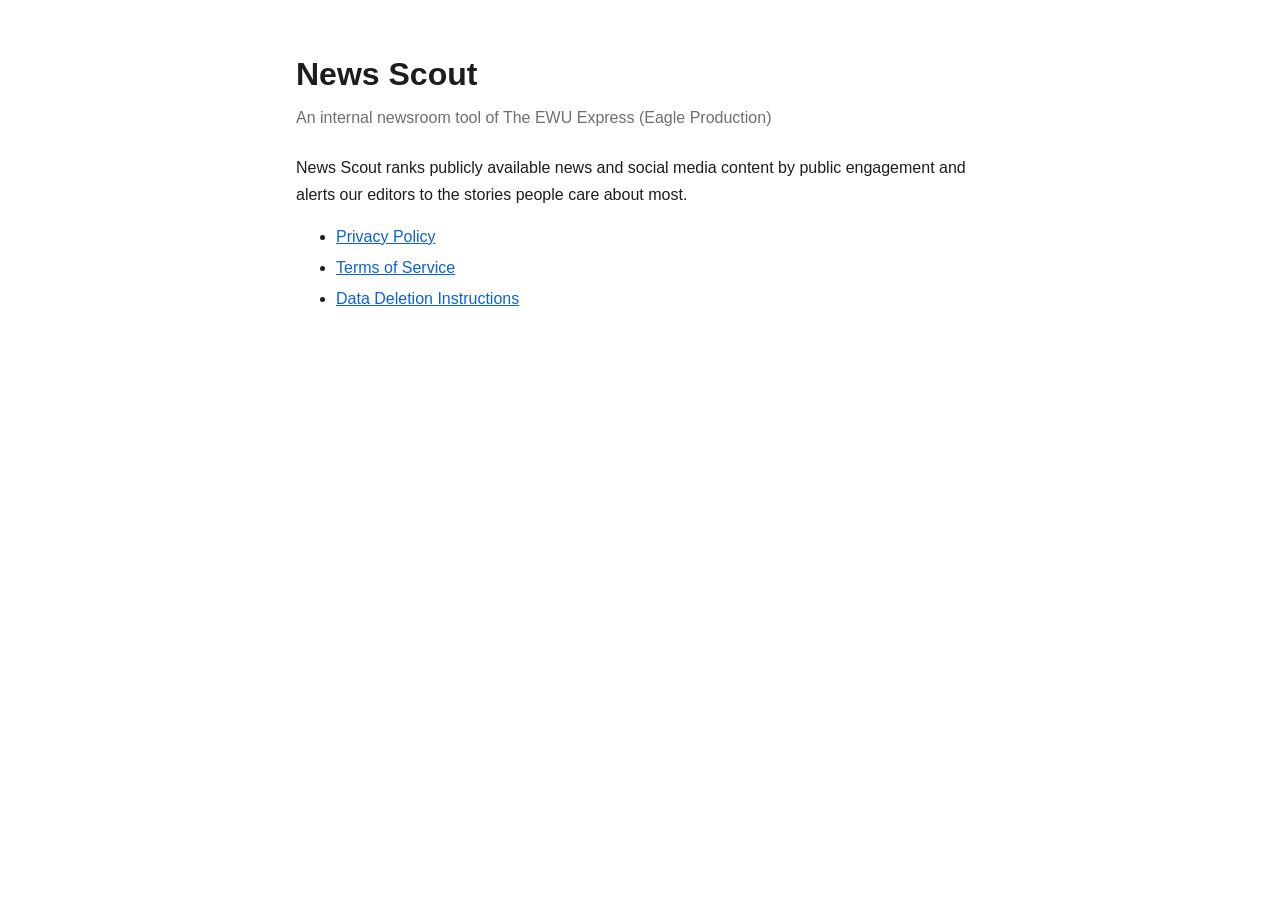
<file: docs/index.html>
<!doctype html>
<html lang="en">
<head>
<meta charset="utf-8">
<meta name="viewport" content="width=device-width, initial-scale=1">
<title>News Scout</title>
<link rel="stylesheet" href="style.css">
</head>
<body>
<main>
<h1>News Scout</h1>
<p class="meta">An internal newsroom tool of The EWU Express (Eagle Production)</p>
<p>News Scout ranks publicly available news and social media content by public engagement
and alerts our editors to the stories people care about most.</p>
<ul>
<li><a href="privacy.html">Privacy Policy</a></li>
<li><a href="terms.html">Terms of Service</a></li>
<li><a href="data-deletion.html">Data Deletion Instructions</a></li>
</ul>
</main>
</body>
</html>
</file>
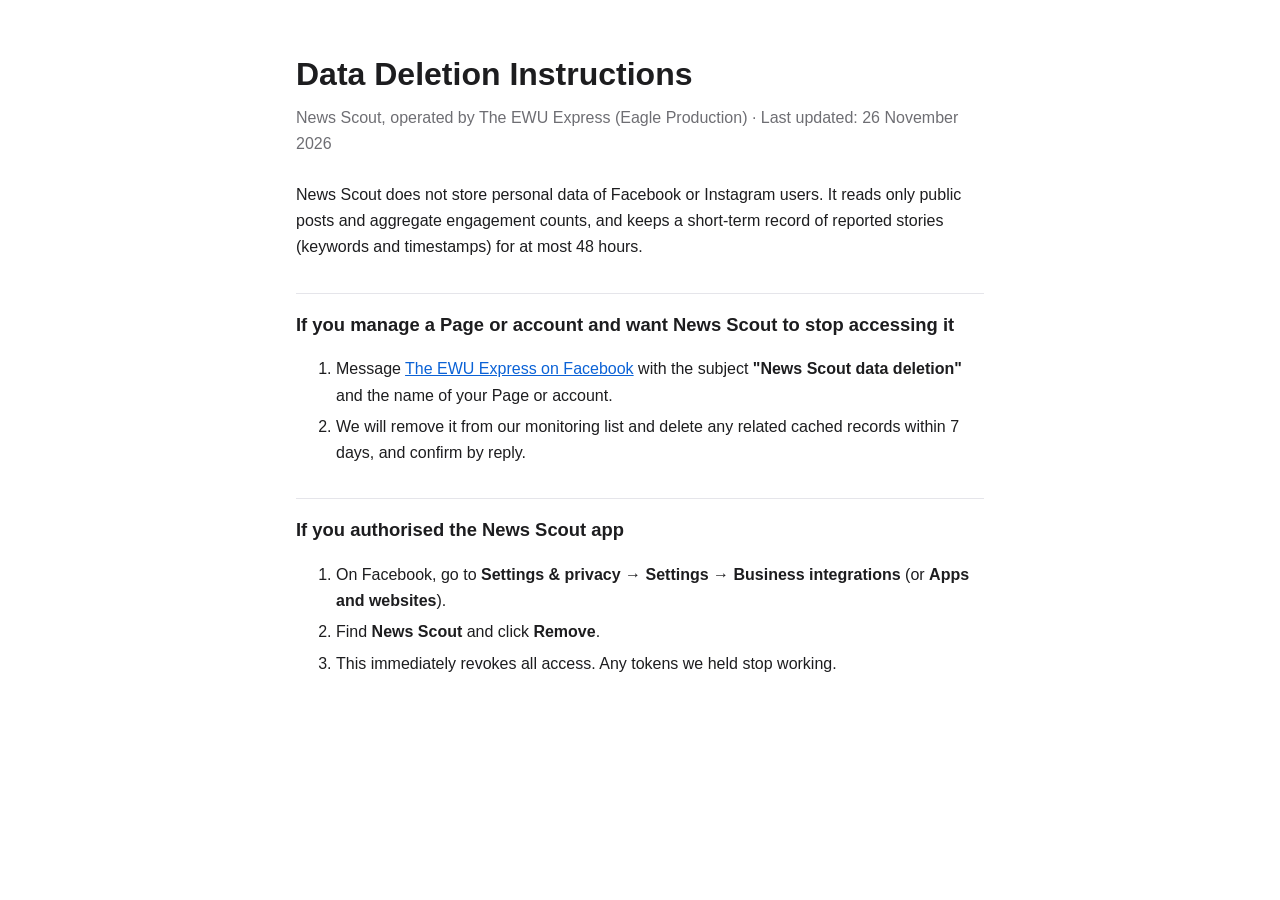
<file: docs/data-deletion.html>
<!doctype html>
<html lang="en">
<head>
<meta charset="utf-8">
<meta name="viewport" content="width=device-width, initial-scale=1">
<title>Data Deletion · News Scout</title>
<link rel="stylesheet" href="style.css">
</head>
<body>
<main>
<h1>Data Deletion Instructions</h1>
<p class="meta">News Scout, operated by The EWU Express (Eagle Production) · Last updated: 26 November 2026</p>

<p>News Scout does not store personal data of Facebook or Instagram users. It reads only
public posts and aggregate engagement counts, and keeps a short-term record of reported
stories (keywords and timestamps) for at most 48 hours.</p>

<h2>If you manage a Page or account and want News Scout to stop accessing it</h2>
<ol>
<li>Message <a href="https://www.facebook.com/562426373629923">The EWU Express on Facebook</a>
with the subject <strong>"News Scout data deletion"</strong> and the name of your Page or account.</li>
<li>We will remove it from our monitoring list and delete any related cached records
within 7 days, and confirm by reply.</li>
</ol>

<h2>If you authorised the News Scout app</h2>
<ol>
<li>On Facebook, go to <strong>Settings &amp; privacy → Settings → Business integrations</strong>
(or <strong>Apps and websites</strong>).</li>
<li>Find <strong>News Scout</strong> and click <strong>Remove</strong>.</li>
<li>This immediately revokes all access. Any tokens we held stop working.</li>
</ol>
</main>
</body>
</html>
</file>
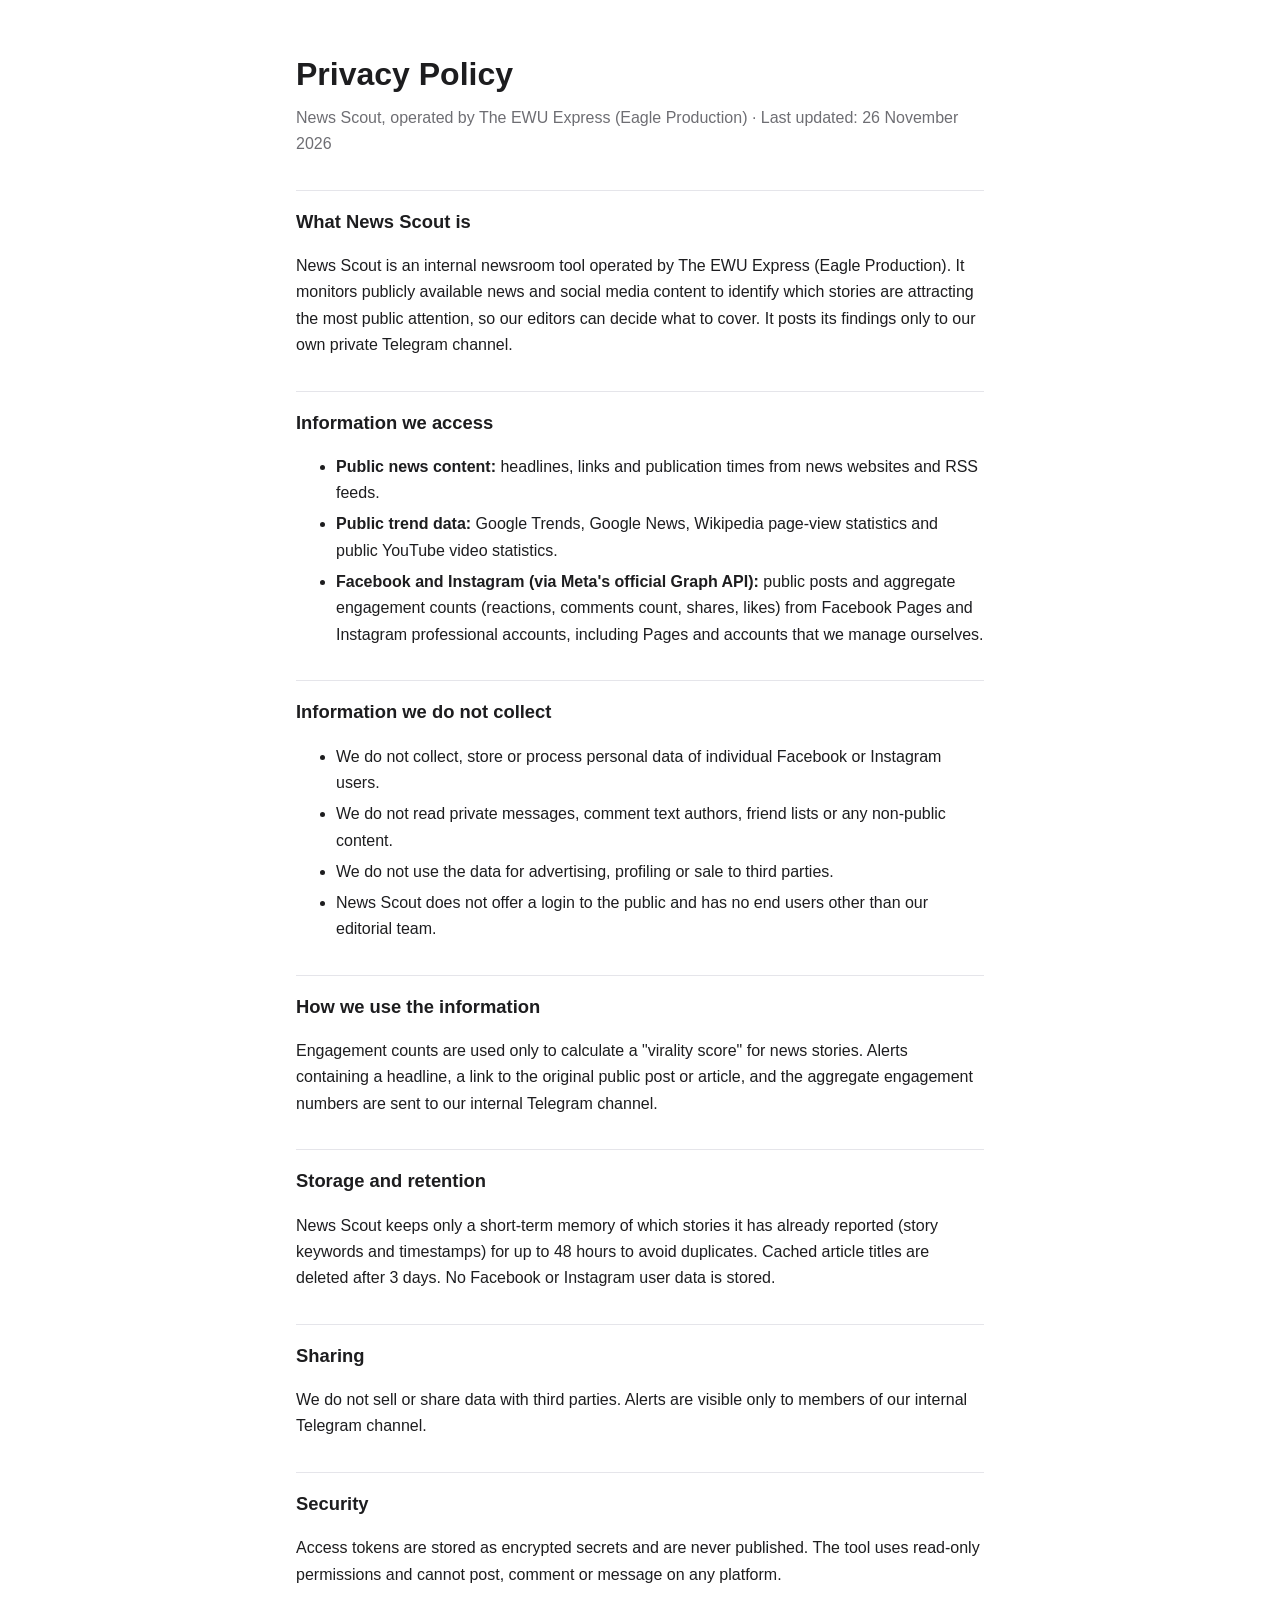
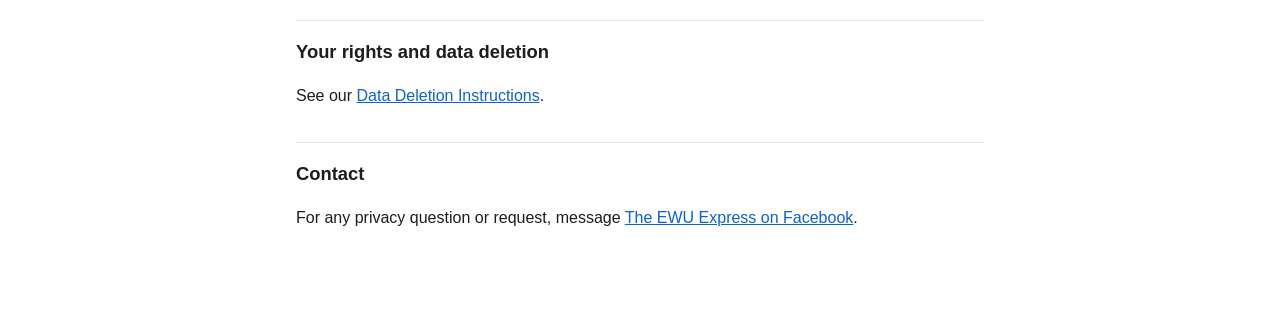
<file: docs/privacy.html>
<!doctype html>
<html lang="en">
<head>
<meta charset="utf-8">
<meta name="viewport" content="width=device-width, initial-scale=1">
<title>Privacy Policy · News Scout</title>
<link rel="stylesheet" href="style.css">
</head>
<body>
<main>
<h1>Privacy Policy</h1>
<p class="meta">News Scout, operated by The EWU Express (Eagle Production) · Last updated: 26 November 2026</p>

<h2>What News Scout is</h2>
<p>News Scout is an internal newsroom tool operated by The EWU Express (Eagle Production). It monitors
publicly available news and social media content to identify which stories are
attracting the most public attention, so our editors can decide what to cover.
It posts its findings only to our own private Telegram channel.</p>

<h2>Information we access</h2>
<ul>
<li><strong>Public news content:</strong> headlines, links and publication times from news websites and RSS feeds.</li>
<li><strong>Public trend data:</strong> Google Trends, Google News, Wikipedia page-view statistics and public YouTube video statistics.</li>
<li><strong>Facebook and Instagram (via Meta's official Graph API):</strong> public posts and aggregate engagement counts
(reactions, comments count, shares, likes) from Facebook Pages and Instagram professional accounts,
including Pages and accounts that we manage ourselves.</li>
</ul>

<h2>Information we do not collect</h2>
<ul>
<li>We do not collect, store or process personal data of individual Facebook or Instagram users.</li>
<li>We do not read private messages, comment text authors, friend lists or any non-public content.</li>
<li>We do not use the data for advertising, profiling or sale to third parties.</li>
<li>News Scout does not offer a login to the public and has no end users other than our editorial team.</li>
</ul>

<h2>How we use the information</h2>
<p>Engagement counts are used only to calculate a "virality score" for news stories.
Alerts containing a headline, a link to the original public post or article, and the
aggregate engagement numbers are sent to our internal Telegram channel.</p>

<h2>Storage and retention</h2>
<p>News Scout keeps only a short-term memory of which stories it has already reported
(story keywords and timestamps) for up to 48 hours to avoid duplicates. Cached article
titles are deleted after 3 days. No Facebook or Instagram user data is stored.</p>

<h2>Sharing</h2>
<p>We do not sell or share data with third parties. Alerts are visible only to members of
our internal Telegram channel.</p>

<h2>Security</h2>
<p>Access tokens are stored as encrypted secrets and are never published. The tool uses
read-only permissions and cannot post, comment or message on any platform.</p>

<h2>Your rights and data deletion</h2>
<p>See our <a href="data-deletion.html">Data Deletion Instructions</a>.</p>

<h2>Contact</h2>
<p>For any privacy question or request, message
<a href="https://www.facebook.com/562426373629923">The EWU Express on Facebook</a>.</p>
</main>
</body>
</html>
</file>
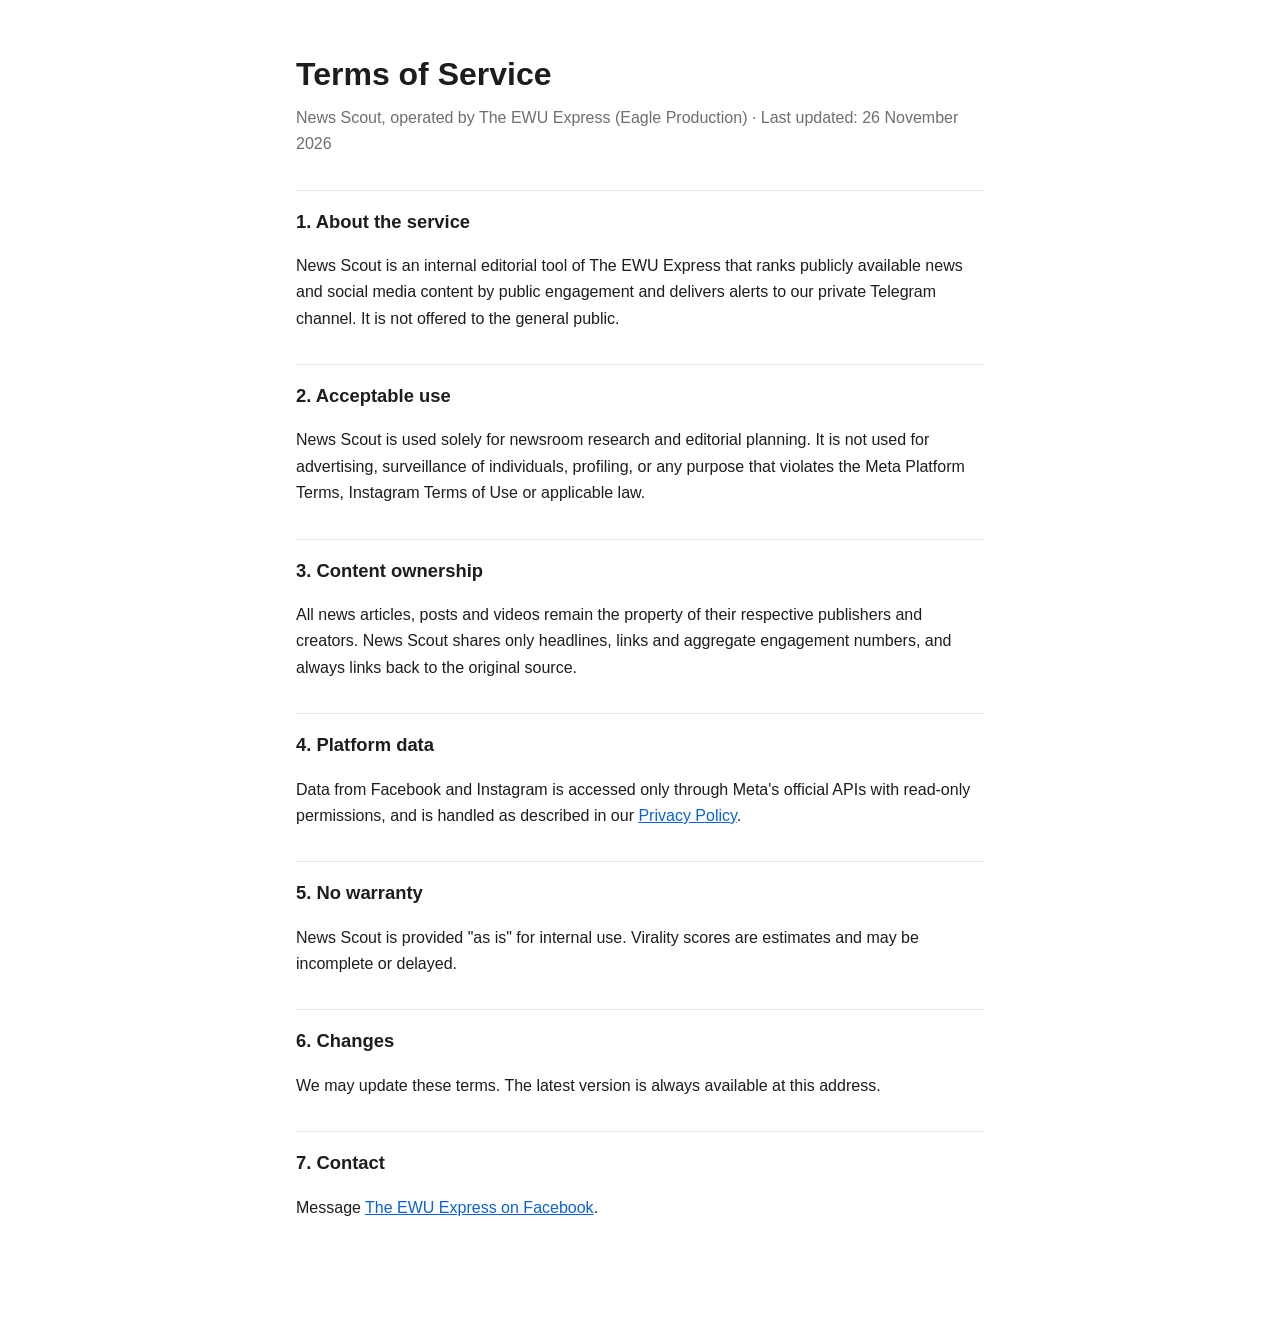
<file: docs/terms.html>
<!doctype html>
<html lang="en">
<head>
<meta charset="utf-8">
<meta name="viewport" content="width=device-width, initial-scale=1">
<title>Terms of Service · News Scout</title>
<link rel="stylesheet" href="style.css">
</head>
<body>
<main>
<h1>Terms of Service</h1>
<p class="meta">News Scout, operated by The EWU Express (Eagle Production) · Last updated: 26 November 2026</p>

<h2>1. About the service</h2>
<p>News Scout is an internal editorial tool of The EWU Express that ranks publicly available
news and social media content by public engagement and delivers alerts to our private
Telegram channel. It is not offered to the general public.</p>

<h2>2. Acceptable use</h2>
<p>News Scout is used solely for newsroom research and editorial planning. It is not used for
advertising, surveillance of individuals, profiling, or any purpose that violates the
Meta Platform Terms, Instagram Terms of Use or applicable law.</p>

<h2>3. Content ownership</h2>
<p>All news articles, posts and videos remain the property of their respective publishers and
creators. News Scout shares only headlines, links and aggregate engagement numbers, and
always links back to the original source.</p>

<h2>4. Platform data</h2>
<p>Data from Facebook and Instagram is accessed only through Meta's official APIs with
read-only permissions, and is handled as described in our
<a href="privacy.html">Privacy Policy</a>.</p>

<h2>5. No warranty</h2>
<p>News Scout is provided "as is" for internal use. Virality scores are estimates and may be
incomplete or delayed.</p>

<h2>6. Changes</h2>
<p>We may update these terms. The latest version is always available at this address.</p>

<h2>7. Contact</h2>
<p>Message <a href="https://www.facebook.com/562426373629923">The EWU Express on Facebook</a>.</p>
</main>
</body>
</html>
</file>
<file: docs/style.css>
:root { --bg: #ffffff; --fg: #1d1d1f; --muted: #6e6e73; --link: #0b62d6; --rule: #e5e5ea; }
@media (prefers-color-scheme: dark) {
  :root { --bg: #111214; --fg: #ececf0; --muted: #9a9aa2; --link: #6aa8ff; --rule: #2a2b30; }
}
* { box-sizing: border-box; }
body { margin: 0; background: var(--bg); color: var(--fg);
       font: 16px/1.65 -apple-system, "Segoe UI", Roboto, "Noto Sans Bengali", sans-serif; }
main { max-width: 720px; margin: 0 auto; padding: 48px 16px 80px; }
h1 { font-size: 2rem; margin: 0 0 4px; }
h2 { font-size: 1.15rem; margin: 2rem 0 .5rem; padding-top: 1rem; border-top: 1px solid var(--rule); }
.meta { color: var(--muted); margin: 0 0 1.5rem; }
a { color: var(--link); }
li { margin: .3rem 0; }
</file>
